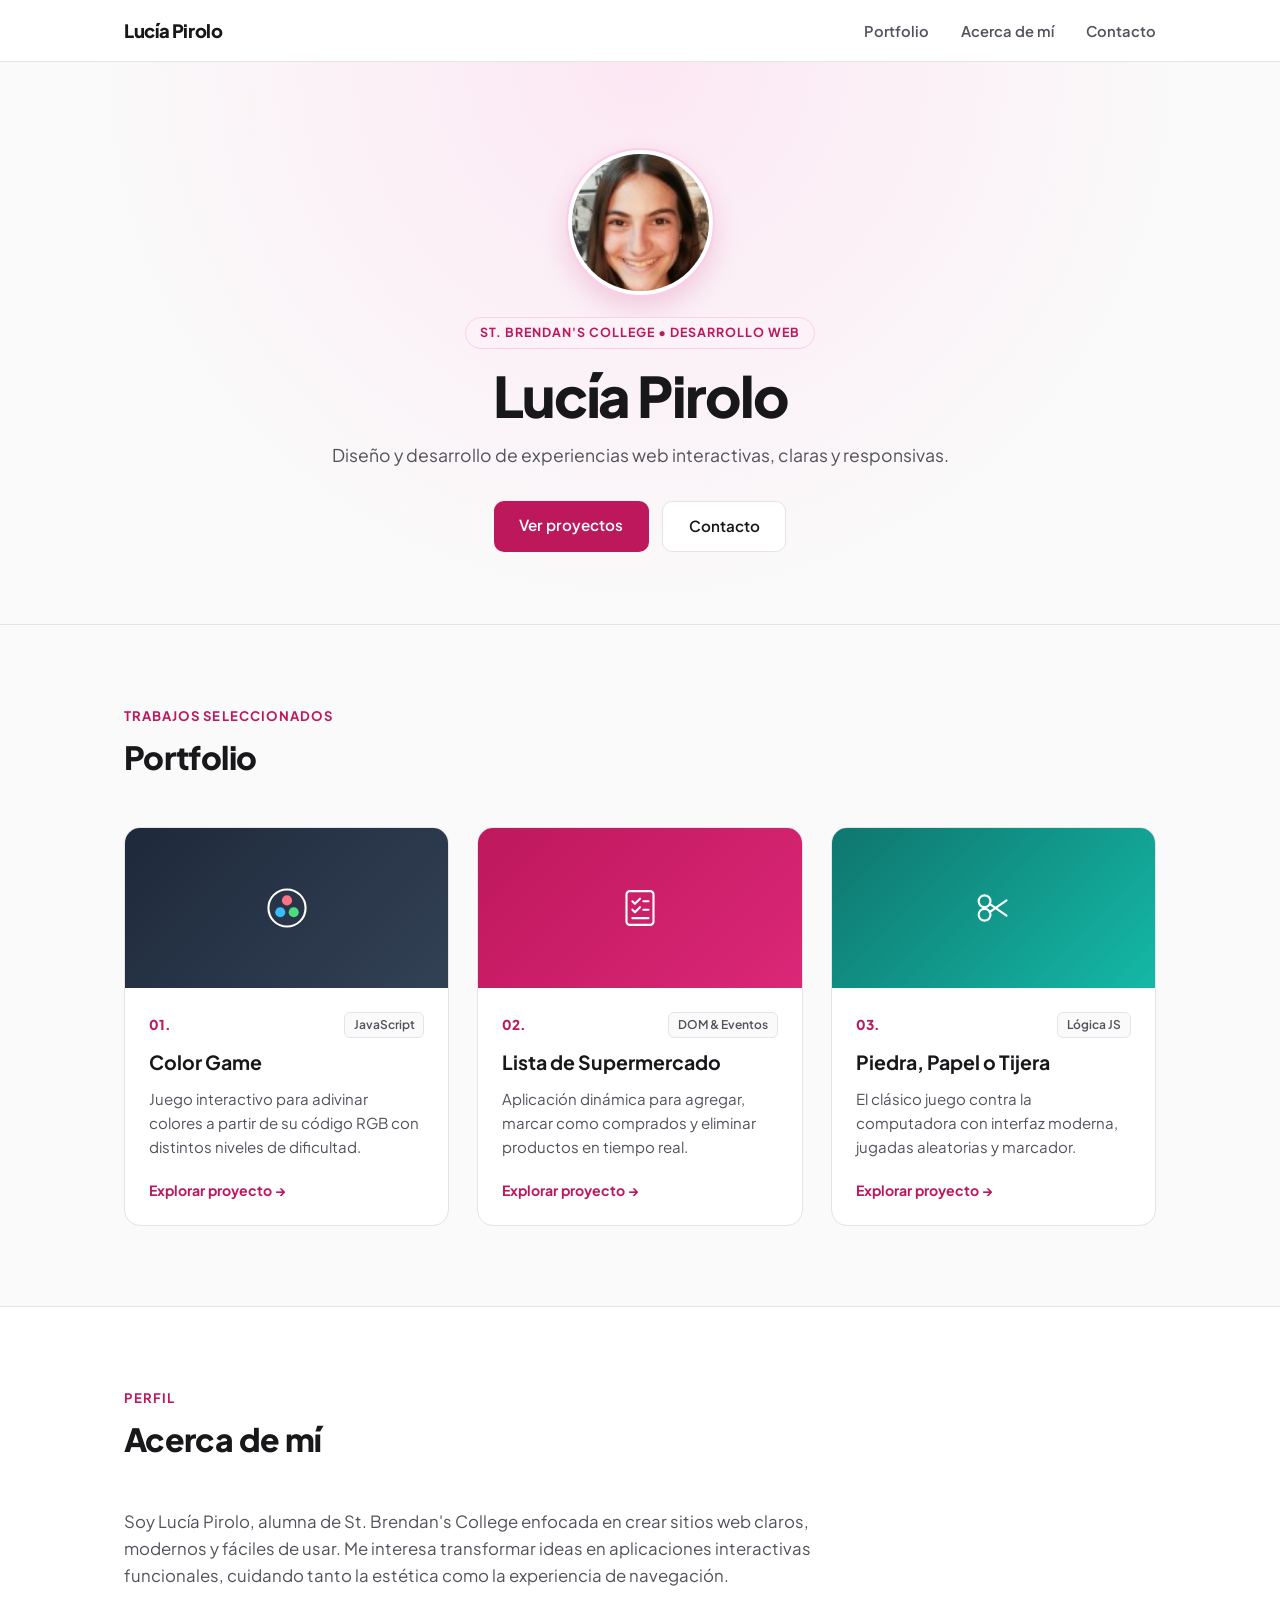
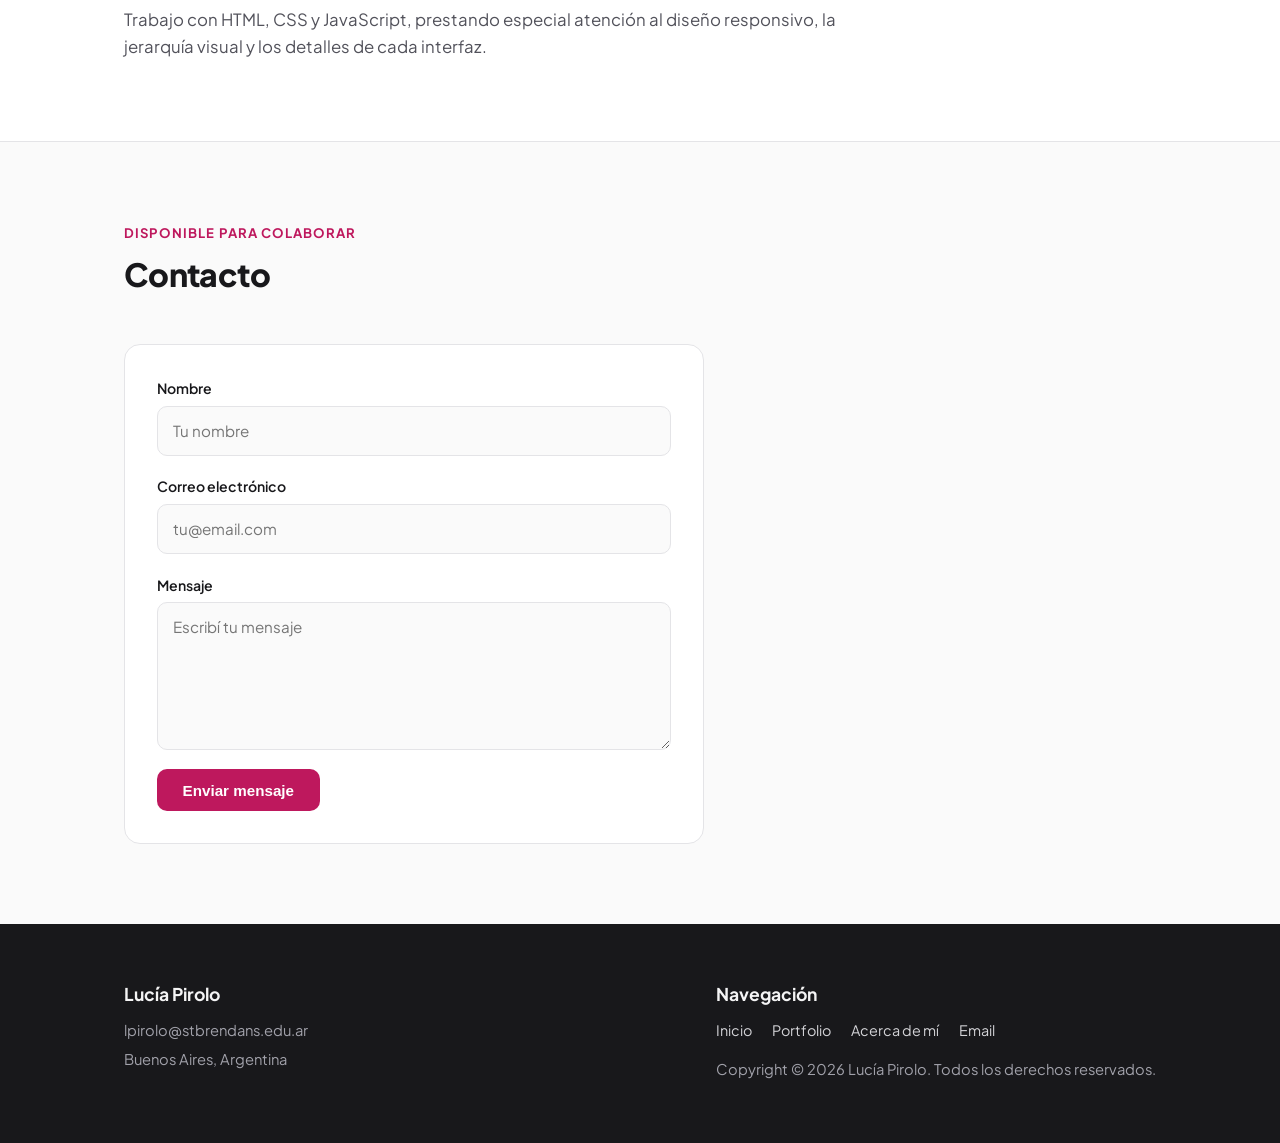
<file: index.html>
<!DOCTYPE html>
<html lang="es">
<head>
    <meta charset="utf-8">
    <title>Lucía Pirolo | Portfolio</title>
    <meta name="viewport" content="width=device-width, initial-scale=1">
    <meta name="description" content="Portfolio de desarrollo web de Lucía Pirolo, alumna de St. Brendan's College.">
    <link rel="icon" href="data:image/svg+xml,<svg xmlns='http://www.w3.org/2000/svg' viewBox='0 0 100 100'><text y='.9em' font-size='90'>✨</text></svg>">
    <link rel="preconnect" href="https://fonts.googleapis.com">
    <link rel="preconnect" href="https://fonts.gstatic.com" crossorigin>
    <link href="https://fonts.googleapis.com/css2?family=Plus+Jakarta+Sans:wght@400;500;600;700;800&display=swap" rel="stylesheet">
    <link rel="stylesheet" href="style.css">
</head>
<body>
    <nav class="navbar">
        <div class="nav-container">
            <a class="brand" href="#inicio">Lucía Pirolo</a>
            <button class="nav-toggle" type="button" aria-label="Abrir menú" aria-expanded="false">
                <span></span>
                <span></span>
                <span></span>
            </button>
            <ul class="nav-links">
                <li><a href="#portfolio">Portfolio</a></li>
                <li><a href="#acerca">Acerca de mí</a></li>
                <li><a href="#contacto">Contacto</a></li>
            </ul>
        </div>
    </nav>

    <header class="header" id="inicio">
        <div class="header-content">
            <img class="profile-photo" src="foto%20lu.jpg" alt="Foto de perfil de Lucía Pirolo">
            <span class="role-badge">St. Brendan's College • Desarrollo Web</span>
            <h1>Lucía Pirolo</h1>
            <p>Diseño y desarrollo de experiencias web interactivas, claras y responsivas.</p>
            <div class="header-actions">
                <a href="#portfolio" class="btn-primary">Ver proyectos</a>
                <a href="#contacto" class="btn-secondary">Contacto</a>
            </div>
        </div>
    </header>

    <main id="contenido">
        <section class="portfolio section" id="portfolio">
            <div class="container">
                <div class="section-heading">
                    <p>Trabajos seleccionados</p>
                    <h2>Portfolio</h2>
                </div>

                <div class="row">
                    <!-- Proyecto 01: Color Game -->
                    <div class="col">
                        <article class="project-card">
                            <a href="color%20game/index.html" target="_blank" rel="noopener">
                                <div class="card-banner banner-color">
                                    <svg viewBox="0 0 64 64" width="54" height="54" fill="none" stroke="currentColor" stroke-width="2.5">
                                        <circle cx="32" cy="32" r="22" stroke="#ffffff"/>
                                        <circle cx="32" cy="23" r="6" fill="#fb7185" stroke="none"/>
                                        <circle cx="24" cy="37" r="6" fill="#38bdf8" stroke="none"/>
                                        <circle cx="40" cy="37" r="6" fill="#4ade80" stroke="none"/>
                                    </svg>
                                </div>
                                <div class="project-content">
                                    <div class="card-top">
                                        <span>01.</span>
                                        <small>JavaScript</small>
                                    </div>
                                    <h3>Color Game</h3>
                                    <p>Juego interactivo para adivinar colores a partir de su código RGB con distintos niveles de dificultad.</p>
                                    <span class="card-link">Explorar proyecto →</span>
                                </div>
                            </a>
                        </article>
                    </div>

                    <!-- Proyecto 02: Lista de Supermercado -->
                    <div class="col">
                        <article class="project-card">
                            <a href="Lista%20super/index.html" target="_blank" rel="noopener">
                                <div class="card-banner banner-list">
                                    <svg viewBox="0 0 64 64" width="54" height="54" fill="none" stroke="#ffffff" stroke-width="2.5" stroke-linecap="round" stroke-linejoin="round">
                                        <rect x="16" y="12" width="32" height="40" rx="4"/>
                                        <path d="M23 24l3 3 6-6"/>
                                        <line x1="36" y1="24" x2="42" y2="24"/>
                                        <path d="M23 34l3 3 6-6"/>
                                        <line x1="36" y1="34" x2="42" y2="34"/>
                                        <line x1="23" y1="44" x2="42" y2="44"/>
                                    </svg>
                                </div>
                                <div class="project-content">
                                    <div class="card-top">
                                        <span>02.</span>
                                        <small>DOM & Eventos</small>
                                    </div>
                                    <h3>Lista de Supermercado</h3>
                                    <p>Aplicación dinámica para agregar, marcar como comprados y eliminar productos en tiempo real.</p>
                                    <span class="card-link">Explorar proyecto →</span>
                                </div>
                            </a>
                        </article>
                    </div>

                    <!-- Proyecto 03: Piedra, Papel o Tijera -->
                    <div class="col">
                        <article class="project-card">
                            <a href="Piedra%20papel%20o%20tijera/index.html" target="_blank" rel="noopener">
                                <div class="card-banner banner-game">
                                    <svg viewBox="0 0 64 64" width="54" height="54" fill="none" stroke="#ffffff" stroke-width="2.5" stroke-linecap="round" stroke-linejoin="round">
                                        <circle cx="22" cy="24" r="7"/>
                                        <circle cx="22" cy="40" r="7"/>
                                        <line x1="28" y1="27" x2="48" y2="41"/>
                                        <line x1="28" y1="37" x2="48" y2="23"/>
                                    </svg>
                                </div>
                                <div class="project-content">
                                    <div class="card-top">
                                        <span>03.</span>
                                        <small>Lógica JS</small>
                                    </div>
                                    <h3>Piedra, Papel o Tijera</h3>
                                    <p>El clásico juego contra la computadora con interfaz moderna, jugadas aleatorias y marcador.</p>
                                    <span class="card-link">Explorar proyecto →</span>
                                </div>
                            </a>
                        </article>
                    </div>
                </div>
            </div>
        </section>

        <section class="about section" id="acerca">
            <div class="container">
                <div class="section-heading">
                    <p>Perfil</p>
                    <h2>Acerca de mí</h2>
                </div>
                <div class="about-content">
                    <p>Soy Lucía Pirolo, alumna de St. Brendan's College enfocada en crear sitios web claros, modernos y fáciles de usar. Me interesa transformar ideas en aplicaciones interactivas funcionales, cuidando tanto la estética como la experiencia de navegación.</p>
                    <p>Trabajo con HTML, CSS y JavaScript, prestando especial atención al diseño responsivo, la jerarquía visual y los detalles de cada interfaz.</p>
                </div>
            </div>
        </section>

        <section class="contact section" id="contacto">
            <div class="container">
                <div class="section-heading">
                    <p>Disponible para colaborar</p>
                    <h2>Contacto</h2>
                </div>
                <form class="contact-form" id="contactForm" action="mailto:lpirolo@stbrendans.edu.ar" method="POST" enctype="text/plain">
                    <div class="form-group">
                        <label for="nombre">Nombre</label>
                        <input id="nombre" name="nombre" type="text" placeholder="Tu nombre" required>
                    </div>

                    <div class="form-group">
                        <label for="email">Correo electrónico</label>
                        <input id="email" name="email" type="email" placeholder="tu@email.com" required>
                    </div>

                    <div class="form-group form-message">
                        <label for="mensaje">Mensaje</label>
                        <textarea id="mensaje" name="mensaje" rows="5" placeholder="Escribí tu mensaje" required></textarea>
                    </div>

                    <button type="submit" class="btn-primary">Enviar mensaje</button>
                </form>
            </div>
        </section>
    </main>

    <footer>
        <div class="container footer-row">
            <div class="footer-col">
                <h2>Lucía Pirolo</h2>
                <p><a href="mailto:lpirolo@stbrendans.edu.ar">lpirolo@stbrendans.edu.ar</a></p>
                <p>Buenos Aires, Argentina</p>
            </div>
            <div class="footer-col footer-right">
                <h2>Navegación</h2>
                <div class="social-links">
                    <a href="#inicio">Inicio</a>
                    <a href="#portfolio">Portfolio</a>
                    <a href="#acerca">Acerca de mí</a>
                    <a href="mailto:lpirolo@stbrendans.edu.ar">Email</a>
                </div>
                <p class="copyright">Copyright © 2026 Lucía Pirolo. Todos los derechos reservados.</p>
            </div>
        </div>
    </footer>

    <script>
        const toggle = document.querySelector(".nav-toggle");
        const links = document.querySelector(".nav-links");

        toggle.addEventListener("click", () => {
            const open = links.classList.toggle("open");
            toggle.setAttribute("aria-expanded", open);
        });

        links.querySelectorAll("a").forEach(link => {
            link.addEventListener("click", () => {
                links.classList.remove("open");
                toggle.setAttribute("aria-expanded", "false");
            });
        });
    </script>
</body>
</html>
</file>
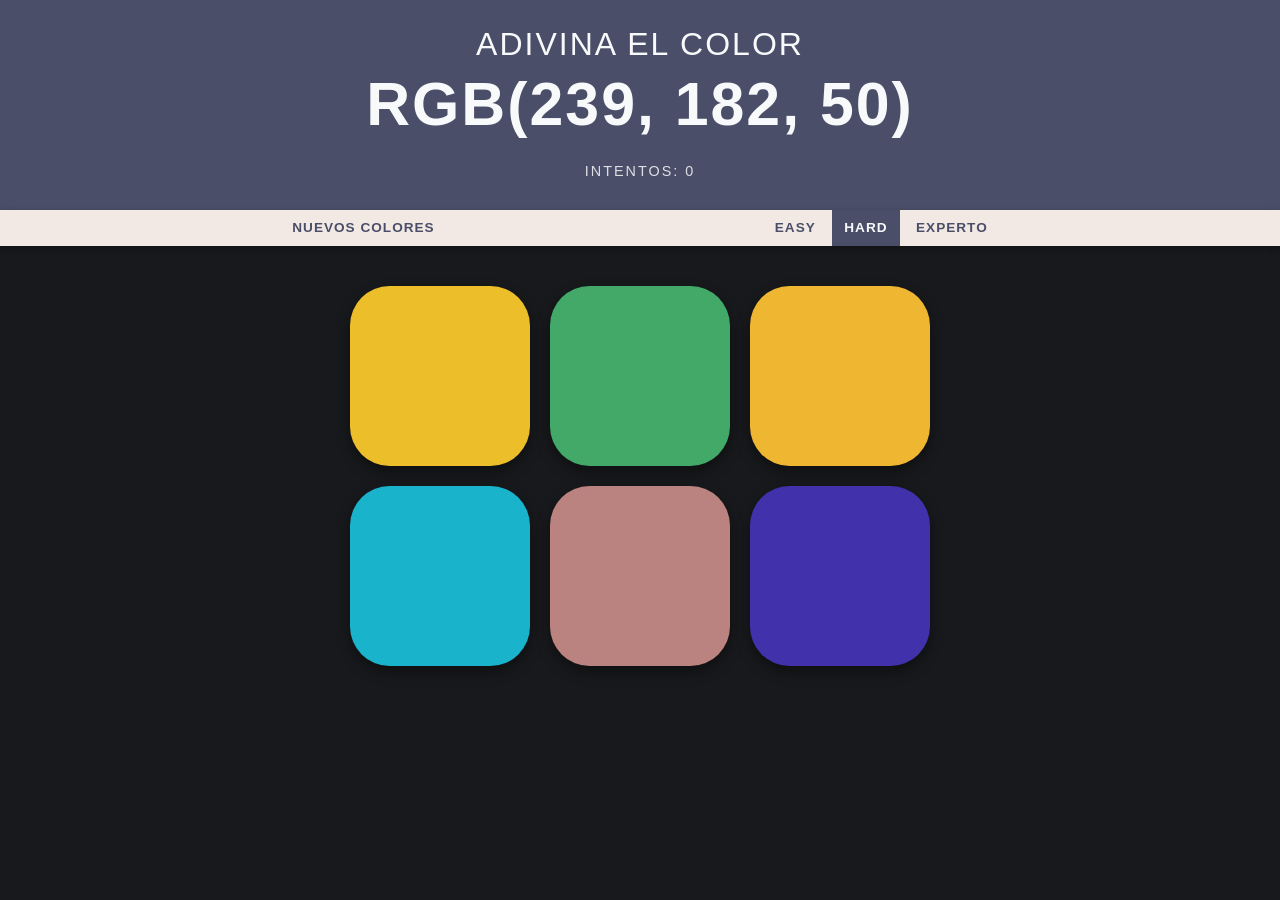
<file: color game/index.html>
<!DOCTYPE html>
<html lang="es">
<head>
  <meta charset="UTF-8">
  <meta name="viewport" content="width=device-width, initial-scale=1.0">
  <title>Color Match Game</title>
  <link rel="stylesheet" href="style.css">
</head>
<body>

  <h1>
    Adivina el Color
    <br>
    <span id="colorDisplay">RGB</span>
    <br>
    <span class="attempts-text">Intentos: <span id="attempts">0</span></span>
  </h1>

  <div id="stripe">
    <button id="reset">Nuevos Colores</button>
    <span id="message"></span>
    <button class="mode">Easy</button>
    <button class="mode selected">Hard</button>
    <button class="mode">Experto</button>
  </div>

  <div id="container">
    <div class="square"></div>
    <div class="square"></div>
    <div class="square"></div>
    <div class="square"></div>
    <div class="square"></div>
    <div class="square"></div>
    <div class="square"></div>
    <div class="square"></div>
    <div class="square"></div>
  </div>

  <script src="script.js"></script>
</body>
</html>
</file>
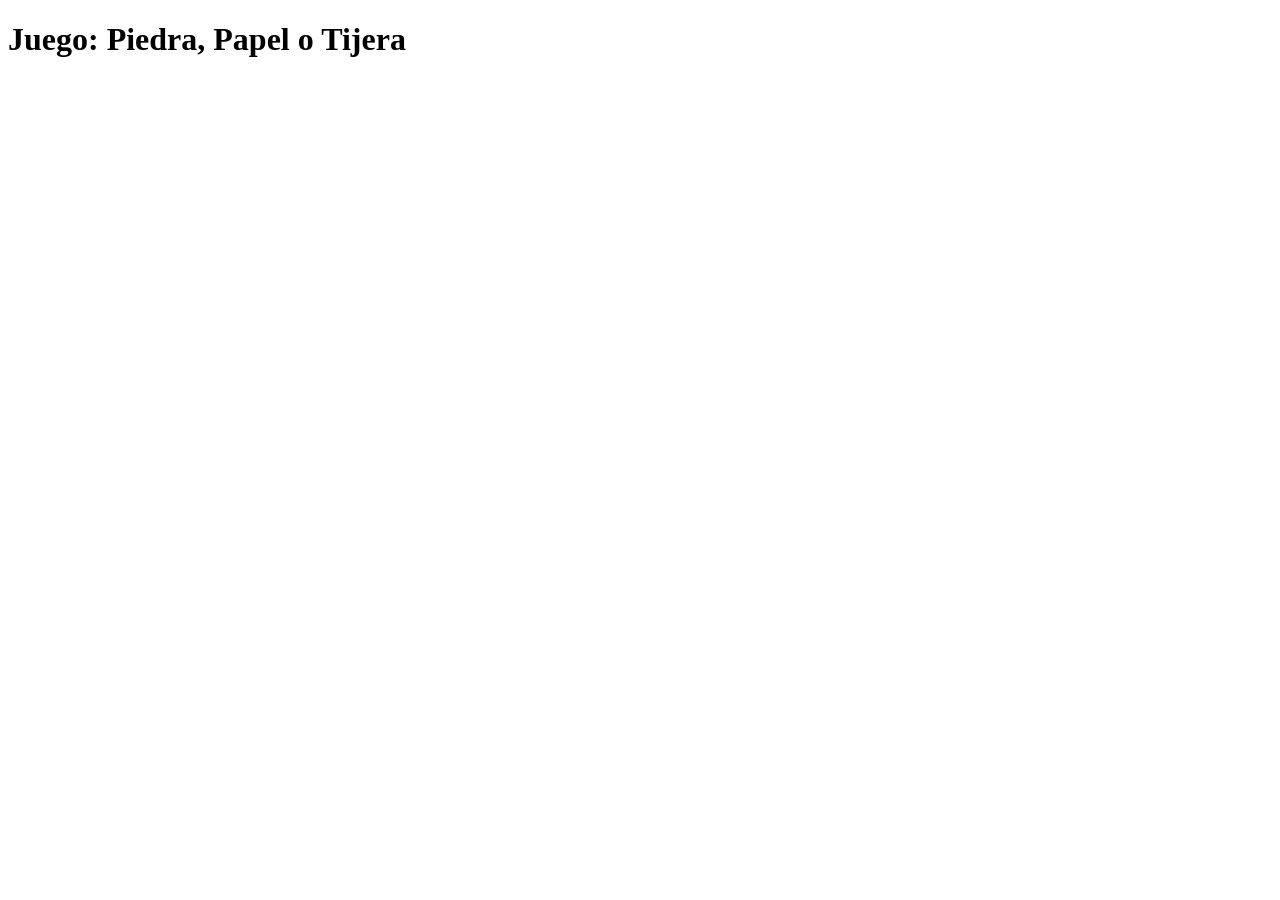
<file: Piedra papel o tijera/index.html>
<!DOCTYPE html>
<html lang="es">
<head>
    <meta charset="UTF-8">
    <title>Piedra, Papel o Tijera</title>
</head>
<body>
    <h1>Juego: Piedra, Papel o Tijera</h1>
    <script src="script.js"></script>
</body>
</html>
</file>
<file: style.css>
:root {
    --bg: #fafafa;
    --surface: #ffffff;
    --text: #18181b;
    --muted: #52525b;
    --border: #e4e4e7;
    --accent: #be185d;
    --accent-hover: #9d174d;
    --accent-soft: #fdf2f8;
}

* {
    box-sizing: border-box;
    margin: 0;
    padding: 0;
}

html {
    scroll-behavior: smooth;
    scroll-padding-top: 72px;
}

body {
    font-family: "Plus Jakarta Sans", system-ui, -apple-system, sans-serif;
    background-color: var(--bg);
    color: var(--text);
    line-height: 1.6;
}

a {
    color: inherit;
    text-decoration: none;
}

.container {
    max-width: 1080px;
    margin: 0 auto;
    padding: 0 1.5rem;
}

/* --- NAVBAR --- */
.navbar {
    position: sticky;
    top: 0;
    z-index: 20;
    background: rgba(255, 255, 255, 0.92);
    backdrop-filter: blur(8px);
    border-bottom: 1px solid var(--border);
}

.nav-container {
    max-width: 1080px;
    margin: 0 auto;
    padding: 1rem 1.5rem;
    display: flex;
    justify-content: space-between;
    align-items: center;
}

.brand {
    font-weight: 800;
    font-size: 1.15rem;
    letter-spacing: -0.02em;
    color: var(--text);
}

.nav-links {
    list-style: none;
    display: flex;
    gap: 2rem;
}

.nav-links a {
    font-size: 0.92rem;
    font-weight: 600;
    color: var(--muted);
    transition: color 0.2s ease;
}

.nav-links a:hover {
    color: var(--accent);
}

.nav-toggle {
    display: none;
    background: none;
    border: none;
    cursor: pointer;
    flex-direction: column;
    gap: 5px;
    padding: 4px;
}

.nav-toggle span {
    display: block;
    width: 24px;
    height: 2px;
    background-color: var(--text);
}

/* --- HERO / HEADER --- */
.header {
    padding: 5.5rem 1.5rem 4.5rem;
    text-align: center;
    background: radial-gradient(circle at top, #fce7f3 0%, var(--bg) 65%);
    border-bottom: 1px solid var(--border);
}

.header-content {
    max-width: 640px;
    margin: 0 auto;
}

.profile-initials {
    width: 96px;
    height: 96px;
    margin: 0 auto 1.25rem;
    border-radius: 50%;
    background: linear-gradient(135deg, #be185d, #ec4899);
    color: #ffffff;
    font-size: 2rem;
    font-weight: 800;
    display: flex;
    align-items: center;
    justify-content: center;
    box-shadow: 0 12px 28px rgba(190, 24, 93, 0.22);
}

.profile-photo {
    display: block;
    width: 145px;
    height: 145px;
    border-radius: 50%;
    object-fit: cover;
    object-position: center 20%; /* Centra la foto y evita cortar la parte superior de la cabeza */
    margin: 0 auto 1.35rem;
    border: 4px solid #ffffff;
    outline: 2px solid #fbcfe8;
    box-shadow: 0 12px 28px rgba(190, 24, 93, 0.18);
    transition: transform 0.3s ease;
}

.profile-photo:hover {
    transform: scale(1.04);
}


.role-badge {
    display: inline-block;
    font-size: 0.78rem;
    font-weight: 700;
    text-transform: uppercase;
    letter-spacing: 0.08em;
    color: var(--accent);
    background: var(--accent-soft);
    border: 1px solid #fbcfe8;
    padding: 0.3rem 0.85rem;
    border-radius: 999px;
    margin-bottom: 1rem;
}

.header h1 {
    font-size: clamp(2.4rem, 5vw, 3.5rem);
    font-weight: 800;
    letter-spacing: -0.03em;
    line-height: 1.1;
    margin-bottom: 0.9rem;
}

.header p {
    font-size: 1.1rem;
    color: var(--muted);
    margin-bottom: 2rem;
}

.header-actions {
    display: flex;
    justify-content: center;
    gap: 0.85rem;
    flex-wrap: wrap;
}

.btn-primary {
    display: inline-block;
    background-color: var(--accent);
    color: #ffffff;
    font-weight: 600;
    font-size: 0.95rem;
    padding: 0.78rem 1.6rem;
    border-radius: 10px;
    border: none;
    cursor: pointer;
    transition: background-color 0.2s ease, transform 0.2s ease;
}

.btn-primary:hover {
    background-color: var(--accent-hover);
    transform: translateY(-2px);
}

.btn-secondary {
    display: inline-block;
    background-color: var(--surface);
    color: var(--text);
    font-weight: 600;
    font-size: 0.95rem;
    padding: 0.78rem 1.6rem;
    border-radius: 10px;
    border: 1px solid var(--border);
    transition: border-color 0.2s ease, transform 0.2s ease;
}

.btn-secondary:hover {
    border-color: var(--text);
    transform: translateY(-2px);
}

/* --- SECCIONES --- */
.section {
    padding: 5rem 0;
}

.section-heading {
    margin-bottom: 2.75rem;
}

.section-heading p {
    font-size: 0.82rem;
    font-weight: 700;
    text-transform: uppercase;
    letter-spacing: 0.08em;
    color: var(--accent);
    margin-bottom: 0.35rem;
}

.section-heading h2 {
    font-size: 2rem;
    font-weight: 800;
    letter-spacing: -0.02em;
}

/* --- PORTFOLIO GRID --- */
.row {
    display: grid;
    grid-template-columns: repeat(3, 1fr);
    gap: 1.75rem;
}

.project-card {
    background: var(--surface);
    border: 1px solid var(--border);
    border-radius: 16px;
    overflow: hidden;
    height: 100%;
    transition: transform 0.25s ease, box-shadow 0.25s ease, border-color 0.25s ease;
}

.project-card:hover {
    transform: translateY(-6px);
    box-shadow: 0 18px 36px rgba(24, 24, 27, 0.08);
    border-color: #f9a8d4;
}

.project-card a {
    display: flex;
    flex-direction: column;
    height: 100%;
}

.card-banner {
    height: 160px;
    display: flex;
    align-items: center;
    justify-content: center;
    transition: transform 0.35s ease;
}

.project-card:hover .card-banner svg {
    transform: scale(1.08);
    transition: transform 0.3s ease;
}

.banner-color {
    background: linear-gradient(135deg, #1e293b, #334155);
}

.banner-list {
    background: linear-gradient(135deg, #be185d, #db2777);
}

.banner-game {
    background: linear-gradient(135deg, #0f766e, #14b8a6);
}

.project-content {
    padding: 1.5rem;
    display: flex;
    flex-direction: column;
    flex: 1;
}

.card-top {
    display: flex;
    justify-content: space-between;
    align-items: center;
    margin-bottom: 0.6rem;
}

.card-top span {
    font-size: 0.85rem;
    font-weight: 800;
    color: var(--accent);
}

.card-top small {
    font-size: 0.75rem;
    font-weight: 600;
    color: var(--muted);
    background: var(--bg);
    border: 1px solid var(--border);
    padding: 0.15rem 0.55rem;
    border-radius: 6px;
}

.project-content h3 {
    font-size: 1.22rem;
    font-weight: 700;
    margin-bottom: 0.5rem;
}

.project-content p {
    font-size: 0.94rem;
    color: var(--muted);
    margin-bottom: 1.25rem;
    flex: 1;
}

.card-link {
    font-size: 0.88rem;
    font-weight: 700;
    color: var(--accent);
}

/* --- ACERCA DE MÍ --- */
.about {
    background-color: var(--surface);
    border-top: 1px solid var(--border);
    border-bottom: 1px solid var(--border);
}

.about-content {
    max-width: 720px;
    display: grid;
    gap: 1.1rem;
    font-size: 1.05rem;
    color: var(--muted);
}

/* --- CONTACTO --- */
.contact-form {
    max-width: 580px;
    background: var(--surface);
    border: 1px solid var(--border);
    border-radius: 16px;
    padding: 2rem;
    display: grid;
    gap: 1.2rem;
}

.form-group {
    display: flex;
    flex-direction: column;
    gap: 0.4rem;
}

.form-group label {
    font-size: 0.88rem;
    font-weight: 600;
}

.form-group input,
.form-group textarea {
    font: inherit;
    font-size: 0.95rem;
    padding: 0.75rem 0.95rem;
    border: 1px solid var(--border);
    border-radius: 10px;
    background: var(--bg);
    color: var(--text);
    transition: border-color 0.2s ease, background-color 0.2s ease;
}

.form-group input:focus,
.form-group textarea:focus {
    outline: none;
    border-color: var(--accent);
    background: var(--surface);
}

.contact-form button {
    justify-self: start;
}

/* --- FOOTER --- */
footer {
    background: #18181b;
    color: #f4f4f5;
    padding: 3.5rem 0;
}

.footer-row {
    display: flex;
    justify-content: space-between;
    align-items: flex-start;
    gap: 2rem;
    flex-wrap: wrap;
}

.footer-col h2 {
    font-size: 1.1rem;
    font-weight: 700;
    margin-bottom: 0.65rem;
}

.footer-col p {
    font-size: 0.92rem;
    color: #a1a1aa;
    margin-bottom: 0.35rem;
}

.footer-col a:hover {
    color: #f472b6;
}

.social-links {
    display: flex;
    gap: 1.25rem;
    flex-wrap: wrap;
    margin-bottom: 1rem;
}

.social-links a {
    font-size: 0.9rem;
    color: #d4d4d8;
}

.copyright {
    font-size: 0.82rem;
    color: #71717a;
}

/* --- RESPONSIVE --- */
@media (max-width: 860px) {
    .row {
        grid-template-columns: 1fr;
    }
}

@media (max-width: 640px) {
    .nav-toggle {
        display: flex;
    }

    .nav-links {
        display: none;
        position: absolute;
        top: 100%;
        left: 0;
        right: 0;
        background: var(--surface);
        border-bottom: 1px solid var(--border);
        flex-direction: column;
        padding: 1rem 1.5rem;
        gap: 1rem;
    }

    .nav-links.open {
        display: flex;
    }

    .contact-form {
        padding: 1.4rem;
    }
}
</file>
<file: color game/style.css>
body {
  background-color: #18191c;
  margin: 0;
  font-family: "Segoe UI", "Montserrat", sans-serif;
}

h1 {
  color: #f8f9fa;
  text-align: center;
  background-color: #4a4e69;
  margin: 0;
  font-weight: 400;
  text-transform: uppercase;
  letter-spacing: 2px;
  line-height: 1.2;
  padding: 25px 10px;
  transition: background-color 0.4s ease;
}

#colorDisplay {
  font-size: 190%;
  font-weight: 700;
  display: inline-block;
  margin: 5px 0;
}

.attempts-text {
  font-size: 0.45em;
  opacity: 0.85;
}

#stripe {
  background-color: #f2e9e4;
  height: 36px;
  text-align: center;
  color: #22223b;
  box-shadow: 0 3px 8px rgba(0, 0, 0, 0.3);
}

button {
  border: none;
  background: none;
  text-transform: uppercase;
  height: 100%;
  padding: 0 12px;
  font-weight: 700;
  color: #4a4e69;
  letter-spacing: 1px;
  font-size: 0.85rem;
  transition: all 0.25s;
  outline: none;
  cursor: pointer;
}

button:hover,
.selected {
  color: #f8f9fa;
  background-color: #4a4e69;
}

#message {
  display: inline-block;
  width: 24%;
  font-weight: 700;
  font-size: 0.9rem;
  color: #22223b;
}

#container {
  max-width: 600px;
  margin: 30px auto;
  padding: 0 10px;
}

.square {
  width: 30%;
  background-color: #4a4e69;
  padding-bottom: 30%;
  float: left;
  margin: 1.66%;
  border-radius: 22%;
  box-shadow: 0 6px 14px rgba(0, 0, 0, 0.4);
  transition: background-color 0.4s, transform 0.2s;
  cursor: pointer;
}

.square:hover {
  transform: scale(1.04);
}
</file>
